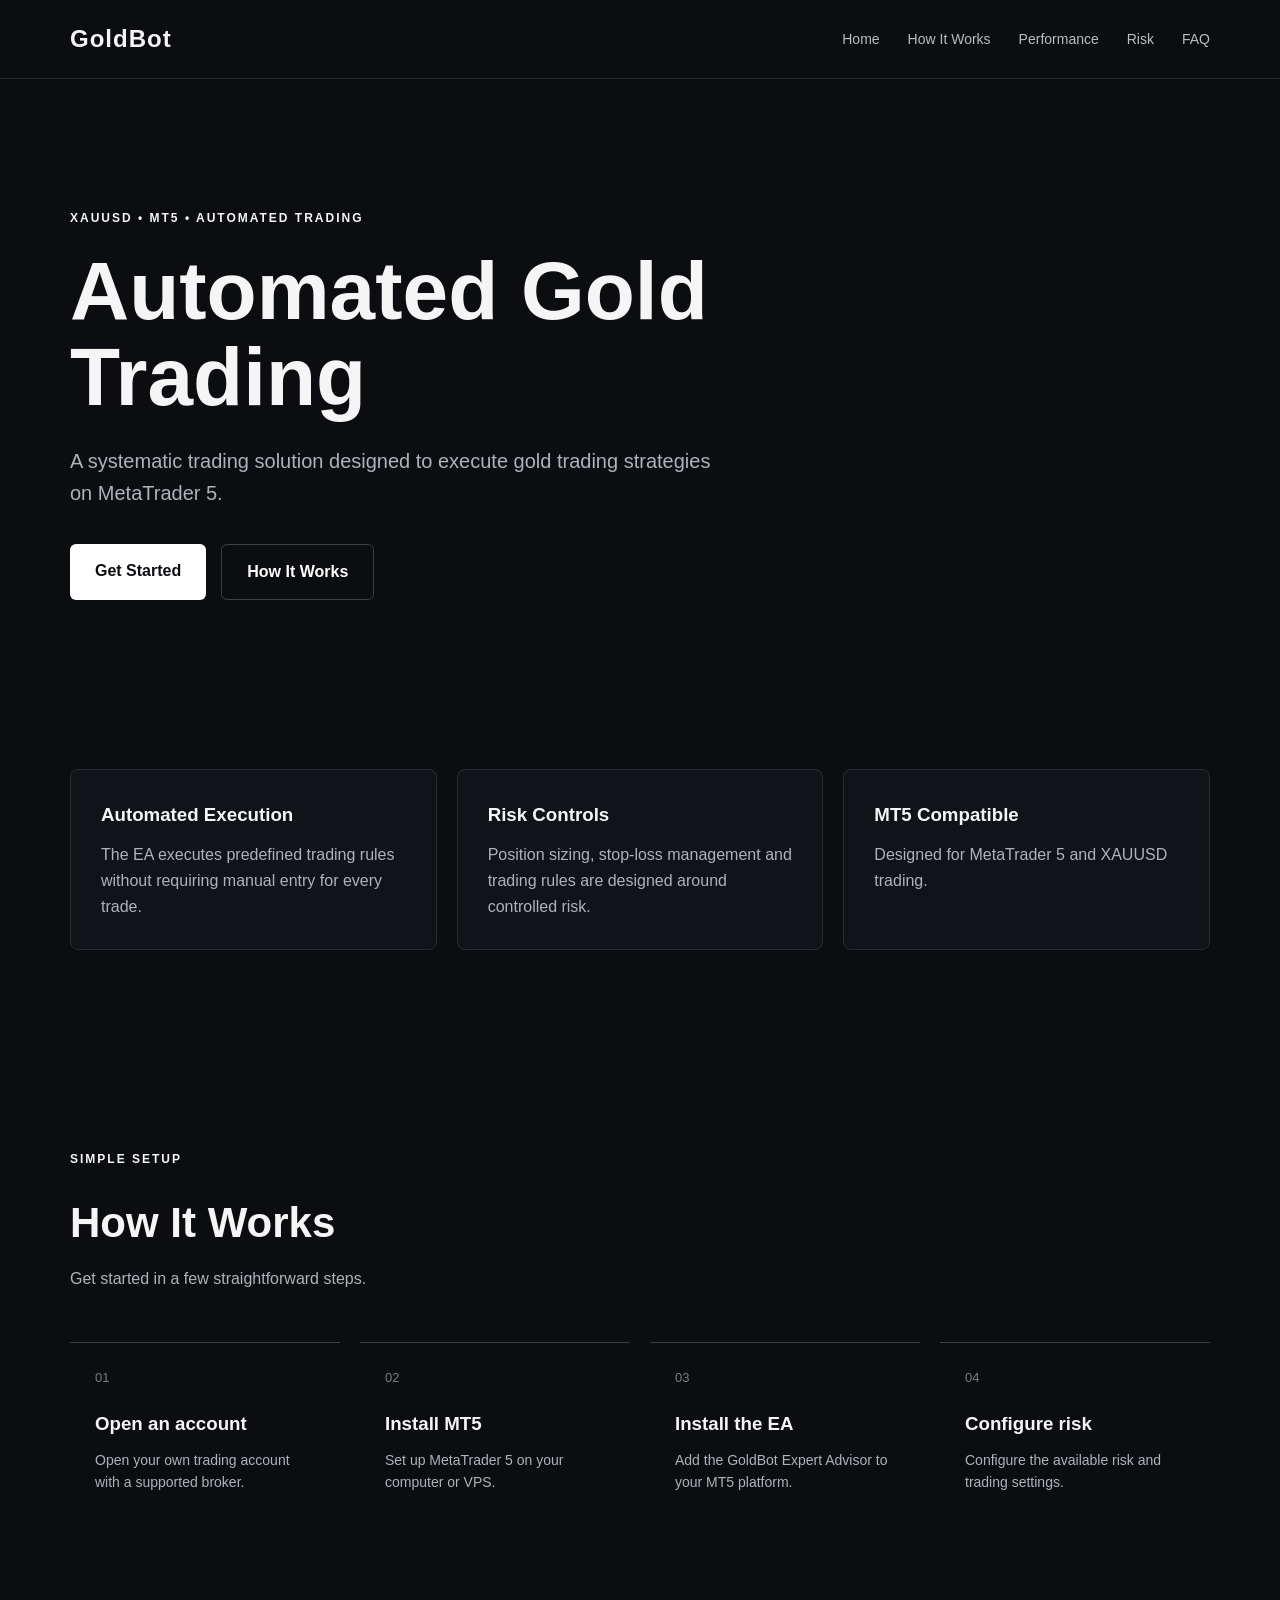
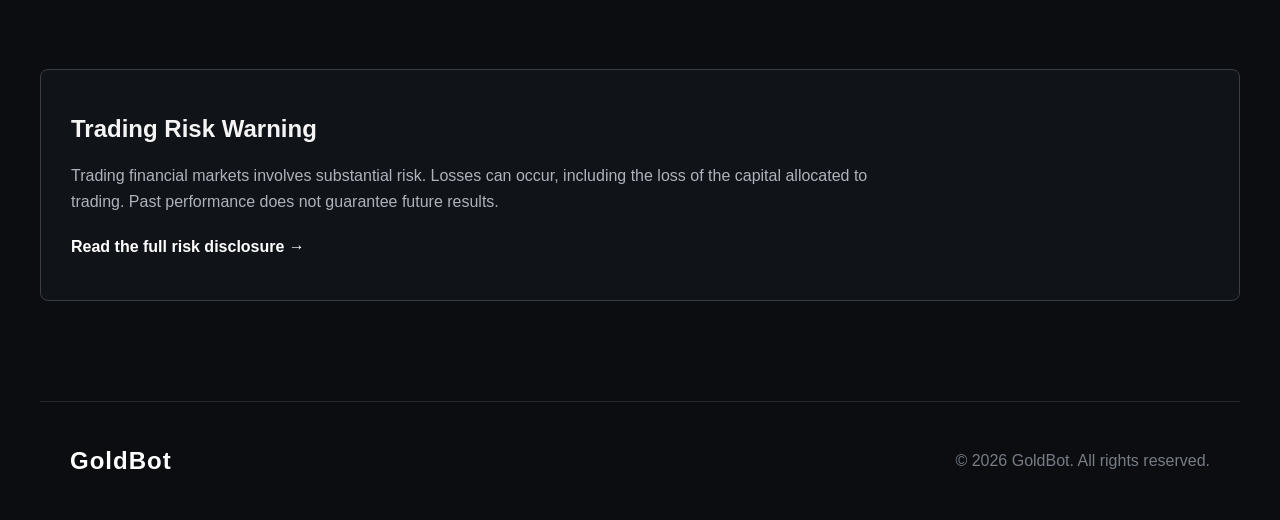
<file: index.html>
<!DOCTYPE html>
<html lang="en">
<head>
    <meta charset="UTF-8">
    <meta name="viewport" content="width=device-width, initial-scale=1.0">

    <title>GoldBot | Automated Gold Trading</title>

    <link rel="stylesheet" href="style.css">
</head>

<body>

    <!-- Navigation -->
    <header>
        <nav class="navbar">

            <div class="logo">
                GoldBot
            </div>

            <ul class="nav-links">
                <li><a href="index.html">Home</a></li>
                <li><a href="pages/how-it-works.html">How It Works</a></li>
                <li><a href="pages/performance.html">Performance</a></li>
                <li><a href="pages/risk.html">Risk</a></li>
                <li><a href="pages/faq.html">FAQ</a></li>
            </ul>

        </nav>
    </header>


    <!-- Hero Section -->
    <main>

        <section class="hero">

            <div class="hero-content">

                <p class="eyebrow">
                    XAUUSD • MT5 • AUTOMATED TRADING
                </p>

                <h1>
                    Automated Gold Trading
                </h1>

                <p class="hero-text">
                    A systematic trading solution designed to execute
                    gold trading strategies on MetaTrader 5.
                </p>

                <div class="hero-buttons">
                    <a href="#how-it-works" class="button">
                        Get Started
                    </a>

                    <a href="pages/how-it-works.html" class="button secondary">
                        How It Works
                    </a>
                </div>

            </div>

        </section>


        <!-- Features -->
        <section class="features">

            <div class="feature-card">
                <h3>Automated Execution</h3>
                <p>
                    The EA executes predefined trading rules
                    without requiring manual entry for every trade.
                </p>
            </div>

            <div class="feature-card">
                <h3>Risk Controls</h3>
                <p>
                    Position sizing, stop-loss management and
                    trading rules are designed around controlled risk.
                </p>
            </div>

            <div class="feature-card">
                <h3>MT5 Compatible</h3>
                <p>
                    Designed for MetaTrader 5 and XAUUSD trading.
                </p>
            </div>

        </section>


        <!-- How It Works Preview -->
        <section id="how-it-works" class="section">

            <div class="section-heading">

                <p class="eyebrow">
                    SIMPLE SETUP
                </p>

                <h2>
                    How It Works
                </h2>

                <p>
                    Get started in a few straightforward steps.
                </p>

            </div>


            <div class="steps">

                <div class="step">
                    <span>01</span>
                    <h3>Open an account</h3>
                    <p>
                        Open your own trading account with a supported broker.
                    </p>
                </div>

                <div class="step">
                    <span>02</span>
                    <h3>Install MT5</h3>
                    <p>
                        Set up MetaTrader 5 on your computer or VPS.
                    </p>
                </div>

                <div class="step">
                    <span>03</span>
                    <h3>Install the EA</h3>
                    <p>
                        Add the GoldBot Expert Advisor to your MT5 platform.
                    </p>
                </div>

                <div class="step">
                    <span>04</span>
                    <h3>Configure risk</h3>
                    <p>
                        Configure the available risk and trading settings.
                    </p>
                </div>

            </div>

        </section>


        <!-- Risk Warning -->
        <section class="risk-warning">

            <h2>Trading Risk Warning</h2>

            <p>
                Trading financial markets involves substantial risk.
                Losses can occur, including the loss of the capital
                allocated to trading. Past performance does not
                guarantee future results.
            </p>

            <a href="pages/risk.html">
                Read the full risk disclosure →
            </a>

        </section>

    </main>


    <!-- Footer -->
    <footer>

        <div class="logo">
            GoldBot
        </div>

        <p>
            © 2026 GoldBot. All rights reserved.
        </p>

    </footer>


    <script src="script.js"></script>

</body>
</html>
</file>
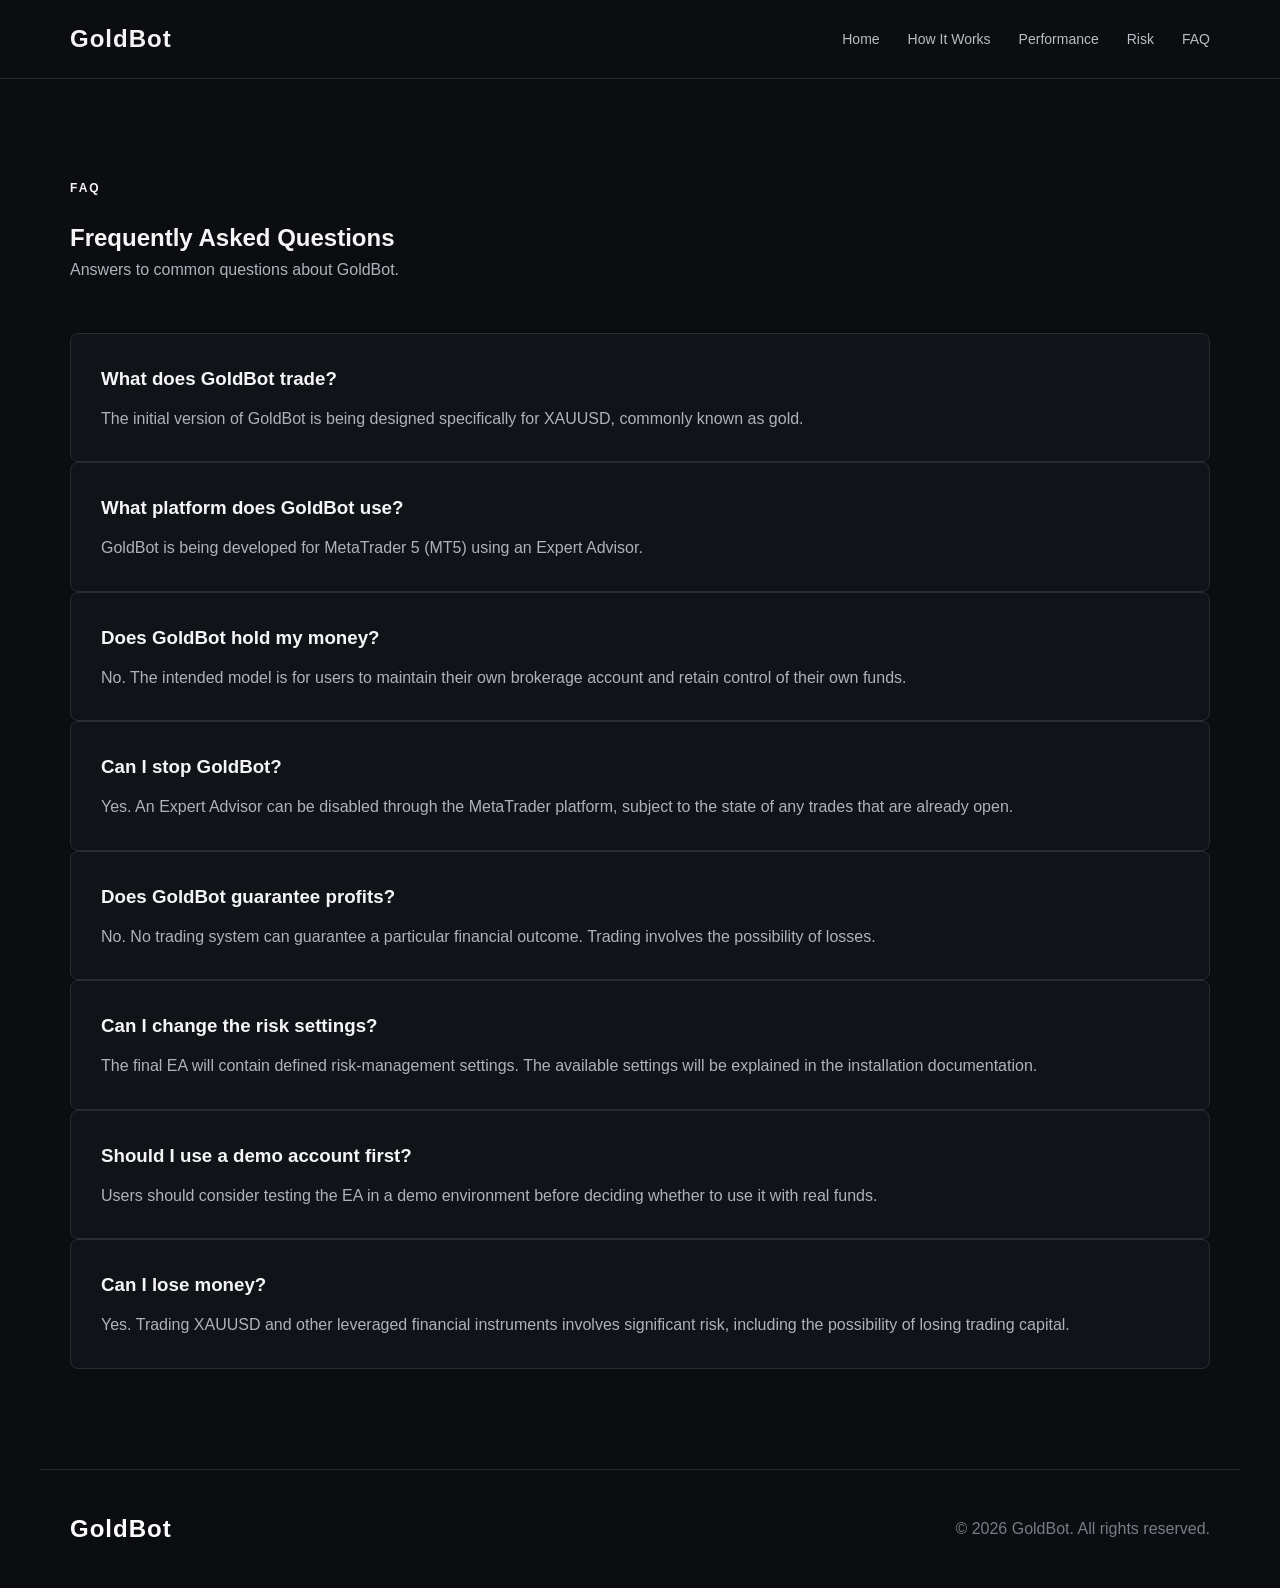
<file: pages/faq.html>
<!DOCTYPE html>
<html lang="en">

<head>
    <meta charset="UTF-8">
    <meta name="viewport" content="width=device-width, initial-scale=1.0">

    <title>FAQ | GoldBot</title>

    <link rel="stylesheet" href="../style.css">
</head>

<body>

    <!-- Navigation -->
    <header>

        <nav class="navbar">

            <div class="logo">
                GoldBot
            </div>

            <ul class="nav-links">

                <li>
                    <a href="../index.html">
                        Home
                    </a>
                </li>

                <li>
                    <a href="how-it-works.html">
                        How It Works
                    </a>
                </li>

                <li>
                    <a href="performance.html">
                        Performance
                    </a>
                </li>

                <li>
                    <a href="risk.html">
                        Risk
                    </a>
                </li>

                <li>
                    <a href="faq.html">
                        FAQ
                    </a>
                </li>

            </ul>

        </nav>

    </header>


    <main>

        <section class="section">

            <div class="section-heading">

                <p class="eyebrow">
                    FAQ
                </p>

                <h1>
                    Frequently Asked Questions
                </h1>

                <p>
                    Answers to common questions about GoldBot.
                </p>

            </div>


            <div class="feature-card">

                <h3>
                    What does GoldBot trade?
                </h3>

                <p>
                    The initial version of GoldBot is being designed
                    specifically for XAUUSD, commonly known as gold.
                </p>

            </div>


            <div class="feature-card">

                <h3>
                    What platform does GoldBot use?
                </h3>

                <p>
                    GoldBot is being developed for MetaTrader 5 (MT5)
                    using an Expert Advisor.
                </p>

            </div>


            <div class="feature-card">

                <h3>
                    Does GoldBot hold my money?
                </h3>

                <p>
                    No. The intended model is for users to maintain
                    their own brokerage account and retain control
                    of their own funds.
                </p>

            </div>


            <div class="feature-card">

                <h3>
                    Can I stop GoldBot?
                </h3>

                <p>
                    Yes. An Expert Advisor can be disabled through
                    the MetaTrader platform, subject to the state of
                    any trades that are already open.
                </p>

            </div>


            <div class="feature-card">

                <h3>
                    Does GoldBot guarantee profits?
                </h3>

                <p>
                    No. No trading system can guarantee a particular
                    financial outcome. Trading involves the possibility
                    of losses.
                </p>

            </div>


            <div class="feature-card">

                <h3>
                    Can I change the risk settings?
                </h3>

                <p>
                    The final EA will contain defined risk-management
                    settings. The available settings will be explained
                    in the installation documentation.
                </p>

            </div>


            <div class="feature-card">

                <h3>
                    Should I use a demo account first?
                </h3>

                <p>
                    Users should consider testing the EA in a demo
                    environment before deciding whether to use it
                    with real funds.
                </p>

            </div>


            <div class="feature-card">

                <h3>
                    Can I lose money?
                </h3>

                <p>
                    Yes. Trading XAUUSD and other leveraged financial
                    instruments involves significant risk, including
                    the possibility of losing trading capital.
                </p>

            </div>

        </section>

    </main>


    <footer>

        <div class="logo">
            GoldBot
        </div>

        <p>
            © 2026 GoldBot. All rights reserved.
        </p>

    </footer>

</body>

</html>
</file>
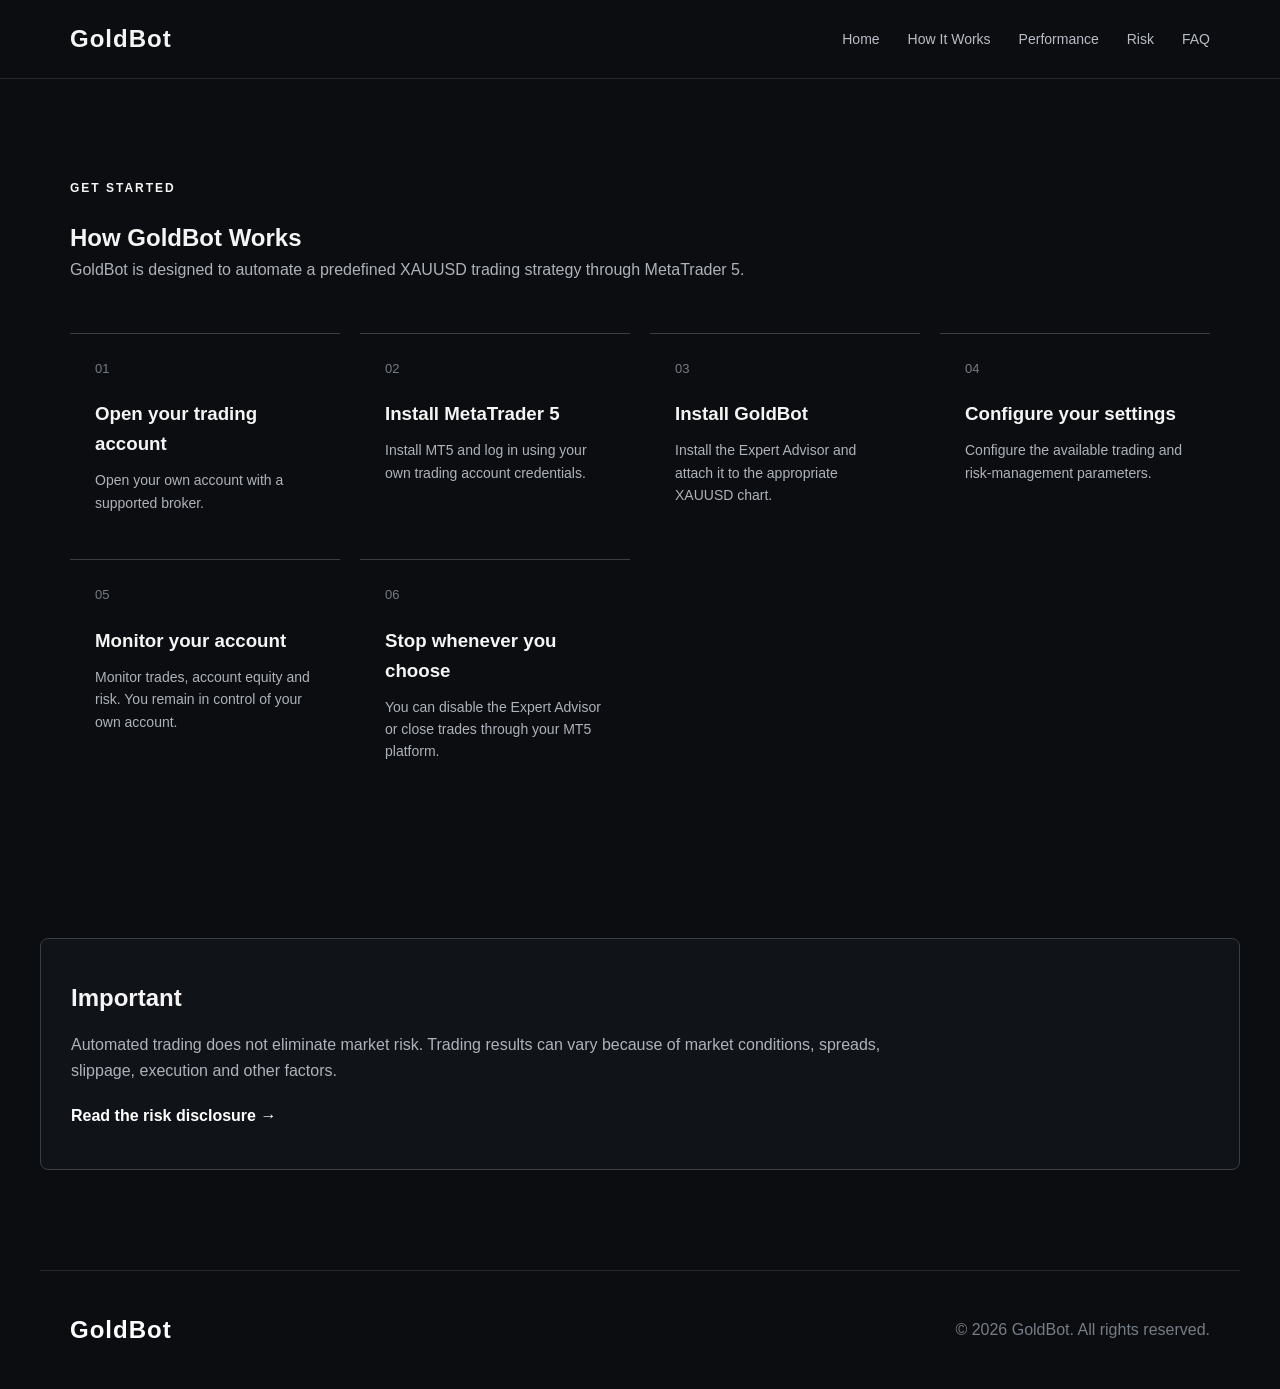
<file: pages/how-it-works.html>
<!DOCTYPE html>
<html lang="en">

<head>
    <meta charset="UTF-8">
    <meta name="viewport" content="width=device-width, initial-scale=1.0">

    <title>How It Works | GoldBot</title>

    <link rel="stylesheet" href="../style.css">
</head>

<body>

    <header>
        <nav class="navbar">

            <div class="logo">
                GoldBot
            </div>

            <ul class="nav-links">
                <li><a href="../index.html">Home</a></li>
                <li><a href="how-it-works.html">How It Works</a></li>
                <li><a href="performance.html">Performance</a></li>
                <li><a href="risk.html">Risk</a></li>
                <li><a href="faq.html">FAQ</a></li>
            </ul>

        </nav>
    </header>


    <main>

        <section class="section">

            <div class="section-heading">

                <p class="eyebrow">
                    GET STARTED
                </p>

                <h1>
                    How GoldBot Works
                </h1>

                <p>
                    GoldBot is designed to automate a predefined
                    XAUUSD trading strategy through MetaTrader 5.
                </p>

            </div>


            <div class="steps">

                <div class="step">
                    <span>01</span>

                    <h3>
                        Open your trading account
                    </h3>

                    <p>
                        Open your own account with a supported broker.
                    </p>
                </div>


                <div class="step">
                    <span>02</span>

                    <h3>
                        Install MetaTrader 5
                    </h3>

                    <p>
                        Install MT5 and log in using your own
                        trading account credentials.
                    </p>
                </div>


                <div class="step">
                    <span>03</span>

                    <h3>
                        Install GoldBot
                    </h3>

                    <p>
                        Install the Expert Advisor and attach it
                        to the appropriate XAUUSD chart.
                    </p>
                </div>


                <div class="step">
                    <span>04</span>

                    <h3>
                        Configure your settings
                    </h3>

                    <p>
                        Configure the available trading and
                        risk-management parameters.
                    </p>
                </div>


                <div class="step">
                    <span>05</span>

                    <h3>
                        Monitor your account
                    </h3>

                    <p>
                        Monitor trades, account equity and risk.
                        You remain in control of your own account.
                    </p>
                </div>


                <div class="step">
                    <span>06</span>

                    <h3>
                        Stop whenever you choose
                    </h3>

                    <p>
                        You can disable the Expert Advisor or
                        close trades through your MT5 platform.
                    </p>
                </div>

            </div>

        </section>


        <section class="risk-warning">

            <h2>
                Important
            </h2>

            <p>
                Automated trading does not eliminate market risk.
                Trading results can vary because of market conditions,
                spreads, slippage, execution and other factors.
            </p>

            <a href="risk.html">
                Read the risk disclosure →
            </a>

        </section>

    </main>


    <footer>

        <div class="logo">
            GoldBot
        </div>

        <p>
            © 2026 GoldBot. All rights reserved.
        </p>

    </footer>

</body>
</html>
</file>
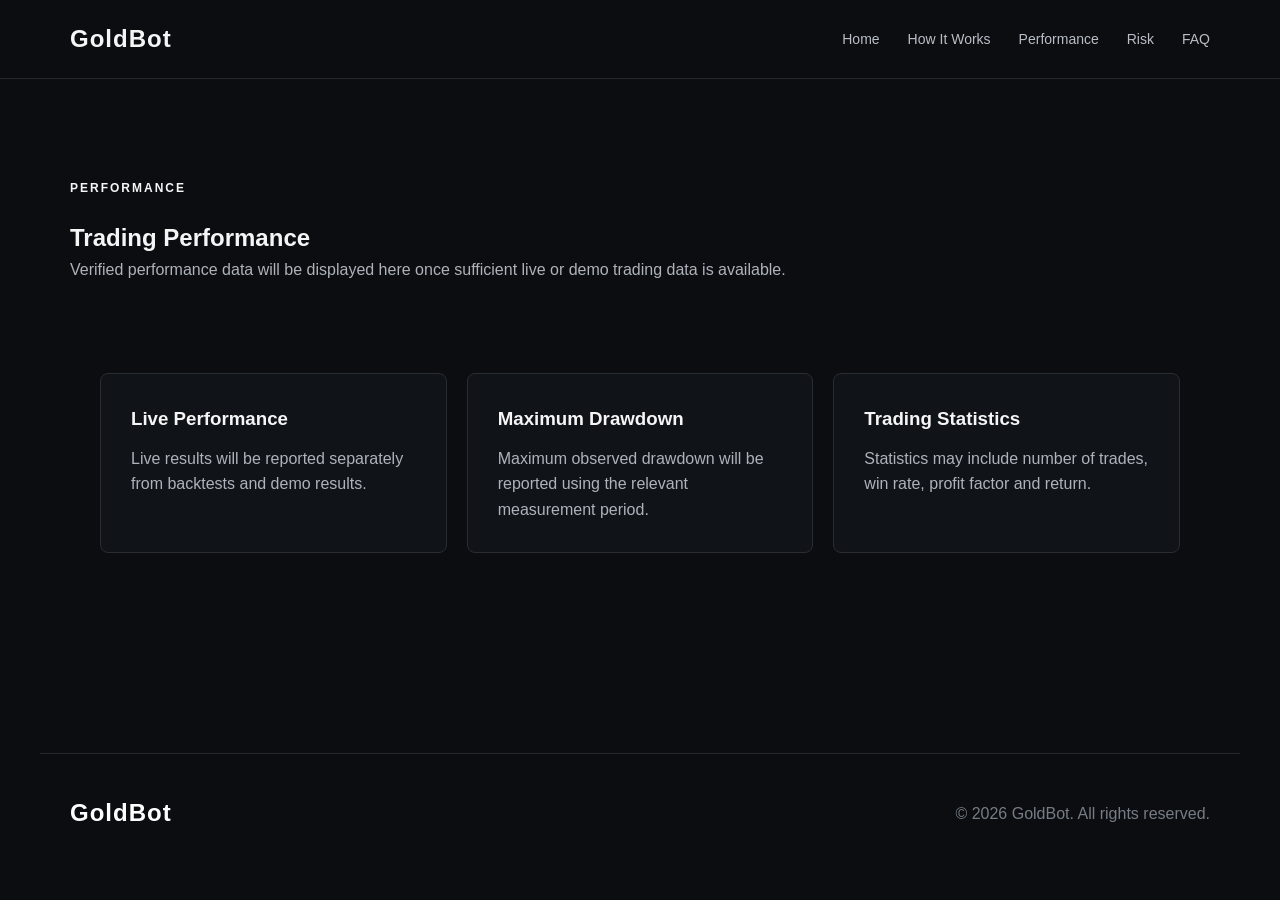
<file: pages/performance.html>
<!DOCTYPE html>
<html lang="en">

<head>
    <meta charset="UTF-8">
    <meta name="viewport" content="width=device-width, initial-scale=1.0">

    <title>Performance | GoldBot</title>

    <link rel="stylesheet" href="../style.css">
</head>

<body>

    <header>
        <nav class="navbar">

            <div class="logo">
                GoldBot
            </div>

            <ul class="nav-links">
                <li><a href="../index.html">Home</a></li>
                <li><a href="how-it-works.html">How It Works</a></li>
                <li><a href="performance.html">Performance</a></li>
                <li><a href="risk.html">Risk</a></li>
                <li><a href="faq.html">FAQ</a></li>
            </ul>

        </nav>
    </header>


    <main>

        <section class="section">

            <div class="section-heading">

                <p class="eyebrow">
                    PERFORMANCE
                </p>

                <h1>
                    Trading Performance
                </h1>

                <p>
                    Verified performance data will be displayed here
                    once sufficient live or demo trading data is available.
                </p>

            </div>


            <div class="features">

                <div class="feature-card">
                    <h3>Live Performance</h3>
                    <p>
                        Live results will be reported separately
                        from backtests and demo results.
                    </p>
                </div>

                <div class="feature-card">
                    <h3>Maximum Drawdown</h3>
                    <p>
                        Maximum observed drawdown will be reported
                        using the relevant measurement period.
                    </p>
                </div>

                <div class="feature-card">
                    <h3>Trading Statistics</h3>
                    <p>
                        Statistics may include number of trades,
                        win rate, profit factor and return.
                    </p>
                </div>

            </div>

        </section>

    </main>


    <footer>

        <div class="logo">
            GoldBot
        </div>

        <p>
            © 2026 GoldBot. All rights reserved.
        </p>

    </footer>

</body>
</html>
</file>
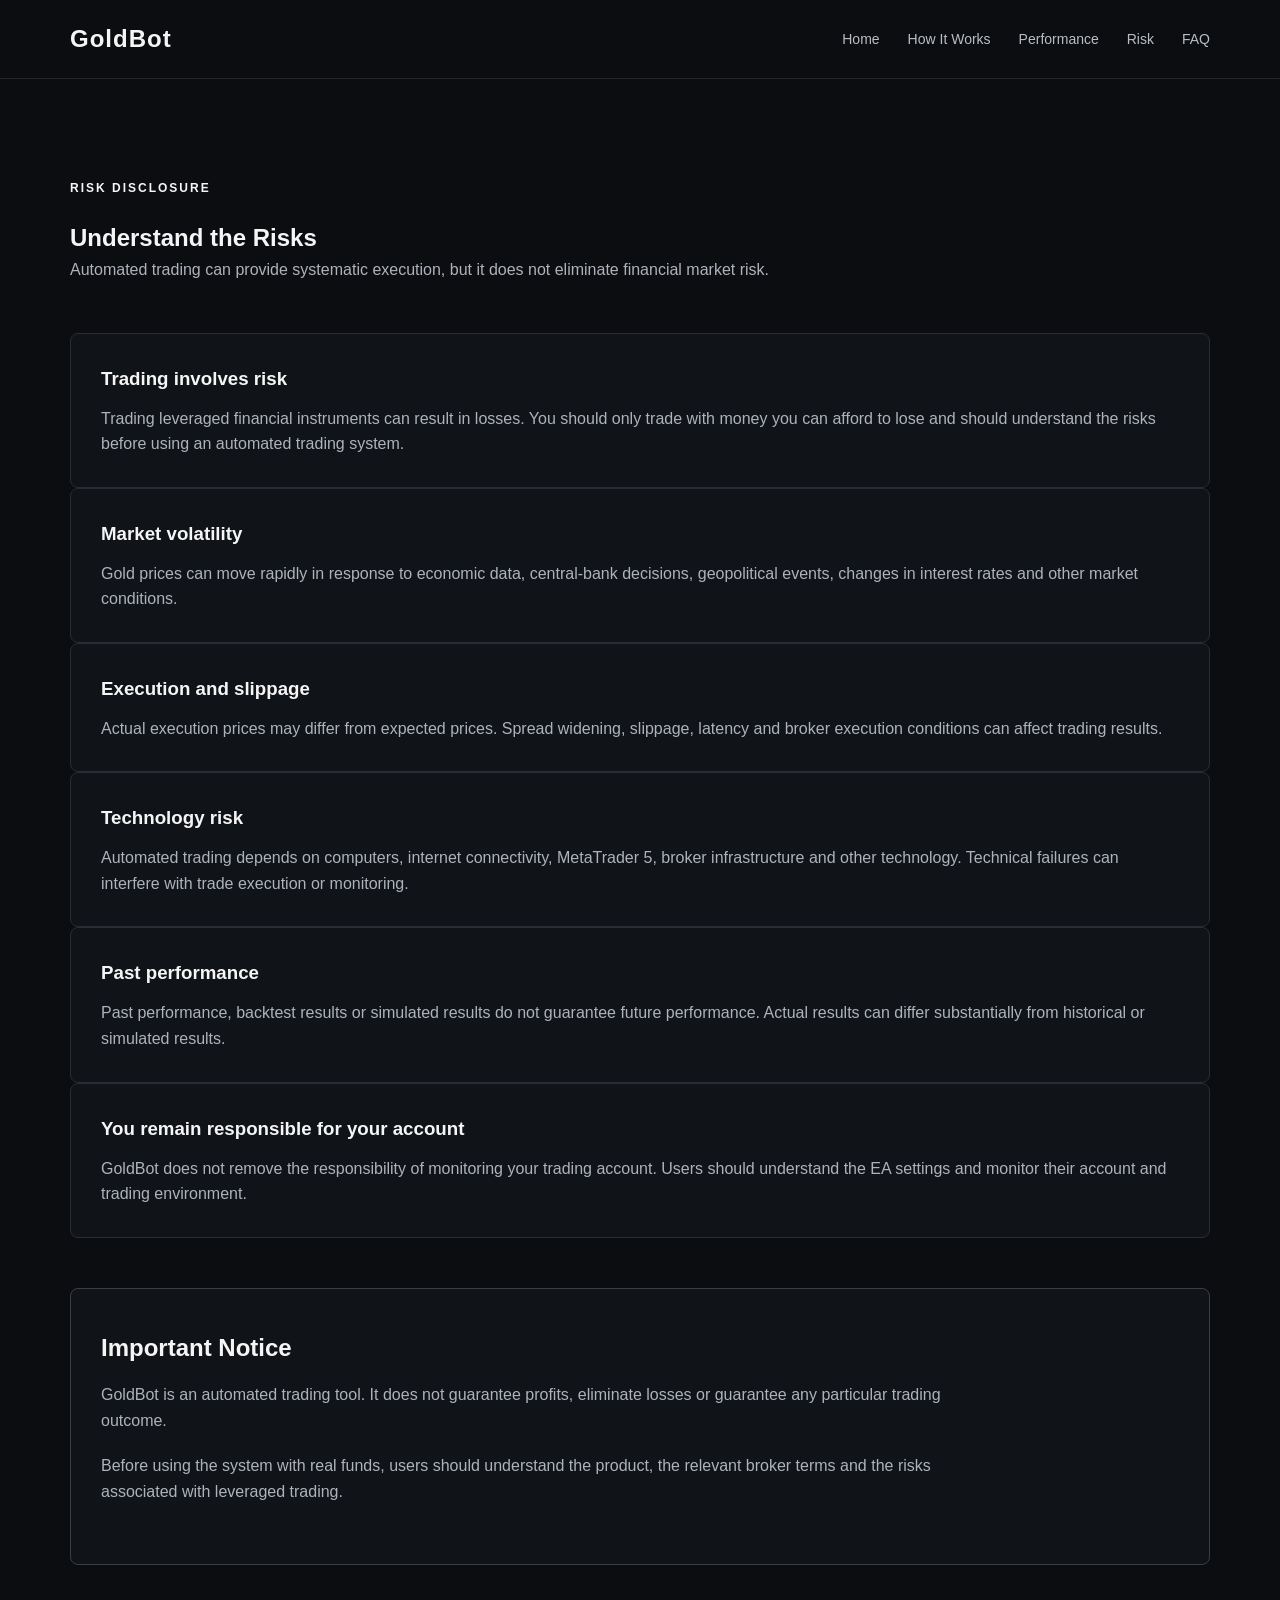
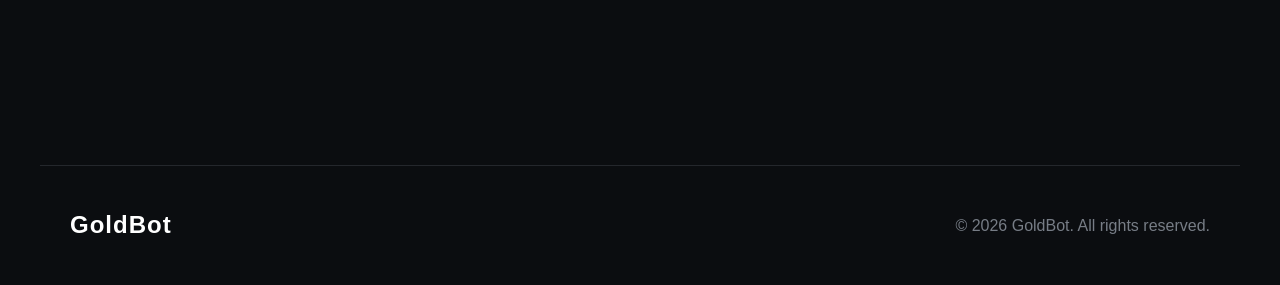
<file: pages/risk.html>
<!DOCTYPE html>
<html lang="en">

<head>
    <meta charset="UTF-8">
    <meta name="viewport" content="width=device-width, initial-scale=1.0">

    <title>Risk Disclosure | GoldBot</title>

    <link rel="stylesheet" href="../style.css">
</head>

<body>

    <!-- Navigation -->
    <header>

        <nav class="navbar">

            <div class="logo">
                GoldBot
            </div>

            <ul class="nav-links">

                <li>
                    <a href="../index.html">
                        Home
                    </a>
                </li>

                <li>
                    <a href="how-it-works.html">
                        How It Works
                    </a>
                </li>

                <li>
                    <a href="performance.html">
                        Performance
                    </a>
                </li>

                <li>
                    <a href="risk.html">
                        Risk
                    </a>
                </li>

                <li>
                    <a href="faq.html">
                        FAQ
                    </a>
                </li>

            </ul>

        </nav>

    </header>


    <!-- Main Content -->
    <main>

        <section class="section">

            <div class="section-heading">

                <p class="eyebrow">
                    RISK DISCLOSURE
                </p>

                <h1>
                    Understand the Risks
                </h1>

                <p>
                    Automated trading can provide systematic execution,
                    but it does not eliminate financial market risk.
                </p>

            </div>


            <!-- General Risk -->
            <div class="feature-card">

                <h3>
                    Trading involves risk
                </h3>

                <p>
                    Trading leveraged financial instruments can result
                    in losses. You should only trade with money you can
                    afford to lose and should understand the risks before
                    using an automated trading system.
                </p>

            </div>


            <!-- Market Risk -->
            <div class="feature-card">

                <h3>
                    Market volatility
                </h3>

                <p>
                    Gold prices can move rapidly in response to economic
                    data, central-bank decisions, geopolitical events,
                    changes in interest rates and other market conditions.
                </p>

            </div>


            <!-- Execution -->
            <div class="feature-card">

                <h3>
                    Execution and slippage
                </h3>

                <p>
                    Actual execution prices may differ from expected
                    prices. Spread widening, slippage, latency and
                    broker execution conditions can affect trading results.
                </p>

            </div>


            <!-- Technology -->
            <div class="feature-card">

                <h3>
                    Technology risk
                </h3>

                <p>
                    Automated trading depends on computers, internet
                    connectivity, MetaTrader 5, broker infrastructure
                    and other technology. Technical failures can
                    interfere with trade execution or monitoring.
                </p>

            </div>


            <!-- Performance -->
            <div class="feature-card">

                <h3>
                    Past performance
                </h3>

                <p>
                    Past performance, backtest results or simulated
                    results do not guarantee future performance.
                    Actual results can differ substantially from
                    historical or simulated results.
                </p>

            </div>


            <!-- User Control -->
            <div class="feature-card">

                <h3>
                    You remain responsible for your account
                </h3>

                <p>
                    GoldBot does not remove the responsibility of
                    monitoring your trading account. Users should
                    understand the EA settings and monitor their
                    account and trading environment.
                </p>

            </div>


            <!-- Final Warning -->
            <section class="risk-warning">

                <h2>
                    Important Notice
                </h2>

                <p>
                    GoldBot is an automated trading tool. It does not
                    guarantee profits, eliminate losses or guarantee
                    any particular trading outcome.
                </p>

                <p>
                    Before using the system with real funds, users
                    should understand the product, the relevant broker
                    terms and the risks associated with leveraged trading.
                </p>

            </section>

        </section>

    </main>


    <!-- Footer -->
    <footer>

        <div class="logo">
            GoldBot
        </div>

        <p>
            © 2026 GoldBot. All rights reserved.
        </p>

    </footer>

</body>

</html>
</file>
<file: style.css>
/* =========================
   RESET
========================= */

* {
    margin: 0;
    padding: 0;
    box-sizing: border-box;
}

html {
    scroll-behavior: smooth;
}

body {
    font-family: Arial, Helvetica, sans-serif;
    background: #0b0d10;
    color: #f5f5f5;
    line-height: 1.6;
}


/* =========================
   NAVIGATION
========================= */

header {
    width: 100%;
    border-bottom: 1px solid #24272c;
    background: #0b0d10;
}

.navbar {
    max-width: 1200px;
    margin: auto;
    padding: 20px 30px;

    display: flex;
    justify-content: space-between;
    align-items: center;
}

.logo {
    font-size: 24px;
    font-weight: 700;
    letter-spacing: 1px;
}

.nav-links {
    list-style: none;
    display: flex;
    gap: 28px;
}

.nav-links a {
    color: #b9bdc5;
    text-decoration: none;
    font-size: 14px;
    transition: 0.2s;
}

.nav-links a:hover {
    color: white;
}


/* =========================
   HERO
========================= */

.hero {
    min-height: 650px;

    display: flex;
    align-items: center;

    max-width: 1200px;
    margin: auto;
    padding: 80px 30px;
}

.hero-content {
    max-width: 750px;
}

.eyebrow {
    font-size: 12px;
    font-weight: 700;
    letter-spacing: 2px;
    margin-bottom: 20px;
}

.hero h1 {
    font-size: clamp(48px, 7vw, 82px);
    line-height: 1.05;
    margin-bottom: 25px;
}

.hero-text {
    max-width: 650px;
    color: #aeb3bb;
    font-size: 20px;
    margin-bottom: 35px;
}


/* =========================
   BUTTONS
========================= */

.hero-buttons {
    display: flex;
    gap: 15px;
    flex-wrap: wrap;
}

.button {
    display: inline-block;
    padding: 14px 25px;

    background: white;
    color: #0b0d10;

    text-decoration: none;
    font-weight: 700;

    border-radius: 6px;

    transition: 0.2s;
}

.button:hover {
    transform: translateY(-2px);
}

.button.secondary {
    background: transparent;
    color: white;
    border: 1px solid #3a3e45;
}


/* =========================
   FEATURES
========================= */

.features {
    max-width: 1200px;
    margin: auto;
    padding: 40px 30px 100px;

    display: grid;
    grid-template-columns: repeat(3, 1fr);
    gap: 20px;
}

.feature-card {
    border: 1px solid #292d33;
    border-radius: 8px;

    padding: 30px;

    background: #101318;
}

.feature-card h3 {
    margin-bottom: 12px;
}

.feature-card p {
    color: #aeb3bb;
}


/* =========================
   GENERAL SECTIONS
========================= */

.section {
    max-width: 1200px;
    margin: auto;
    padding: 100px 30px;
}

.section-heading {
    margin-bottom: 50px;
}

.section-heading h2 {
    font-size: 42px;
    margin-bottom: 10px;
}

.section-heading p:last-child {
    color: #aeb3bb;
}


/* =========================
   STEPS
========================= */

.steps {
    display: grid;
    grid-template-columns: repeat(4, 1fr);
    gap: 20px;
}

.step {
    padding: 25px;
    border-top: 1px solid #3a3e45;
}

.step span {
    display: block;
    color: #777d86;
    font-size: 13px;
    margin-bottom: 20px;
}

.step h3 {
    margin-bottom: 10px;
}

.step p {
    color: #aeb3bb;
    font-size: 14px;
}


/* =========================
   RISK WARNING
========================= */

.risk-warning {
    max-width: 1200px;
    margin: 50px auto 100px;

    padding: 40px 30px;

    border: 1px solid #3a3e45;
    border-radius: 8px;

    background: #101318;
}

.risk-warning h2 {
    margin-bottom: 15px;
}

.risk-warning p {
    color: #aeb3bb;
    max-width: 850px;
    margin-bottom: 20px;
}

.risk-warning a {
    color: white;
    text-decoration: none;
    font-weight: 700;
}


/* =========================
   FOOTER
========================= */

footer {
    border-top: 1px solid #24272c;

    max-width: 1200px;
    margin: auto;

    padding: 40px 30px;

    display: flex;
    justify-content: space-between;
    align-items: center;

    color: #777d86;
}

footer .logo {
    color: white;
}


/* =========================
   MOBILE
========================= */

@media (max-width: 800px) {

    .navbar {
        flex-direction: column;
        gap: 20px;
    }

    .nav-links {
        gap: 15px;
        flex-wrap: wrap;
        justify-content: center;
    }

    .hero {
        min-height: 550px;
        padding-top: 60px;
    }

    .hero h1 {
        font-size: 50px;
    }

    .hero-text {
        font-size: 17px;
    }

    .features {
        grid-template-columns: 1fr;
    }

    .steps {
        grid-template-columns: 1fr;
    }

    footer {
        flex-direction: column;
        gap: 15px;
        text-align: center;
    }
}
</file>
